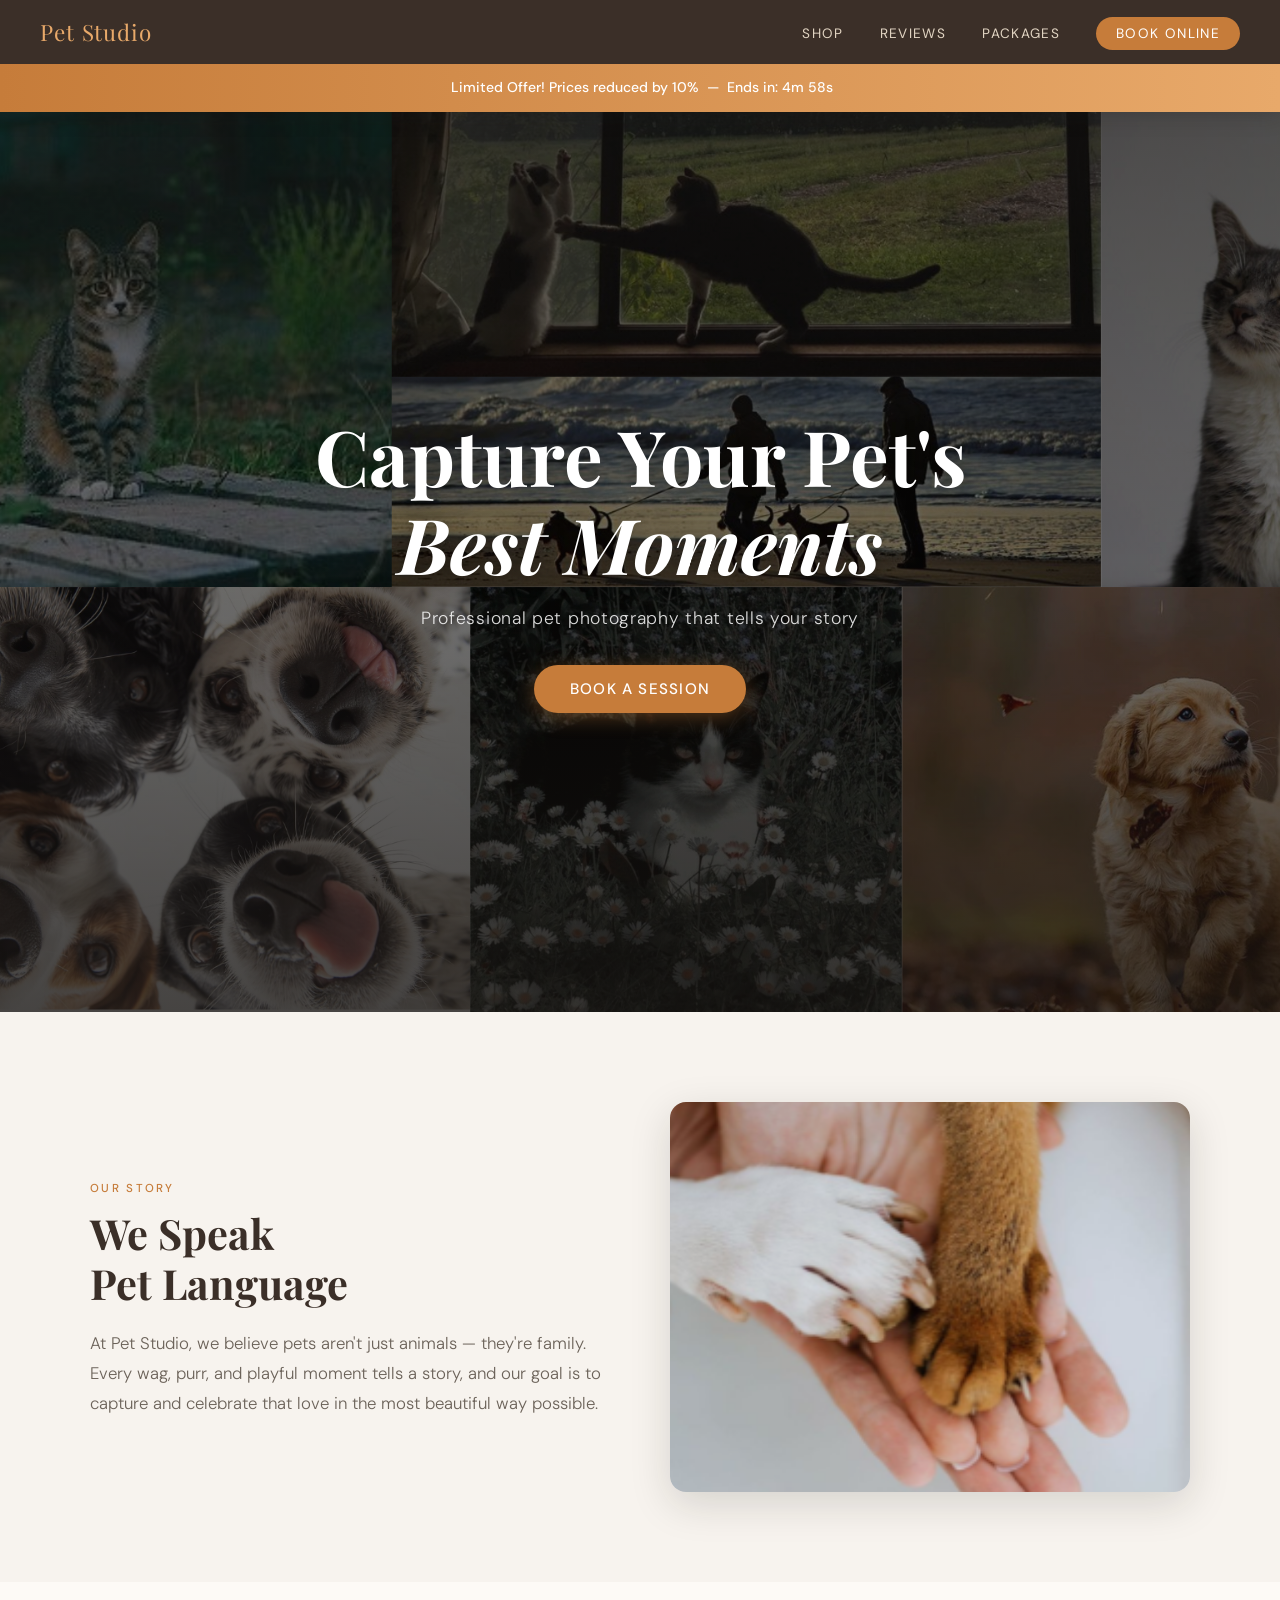
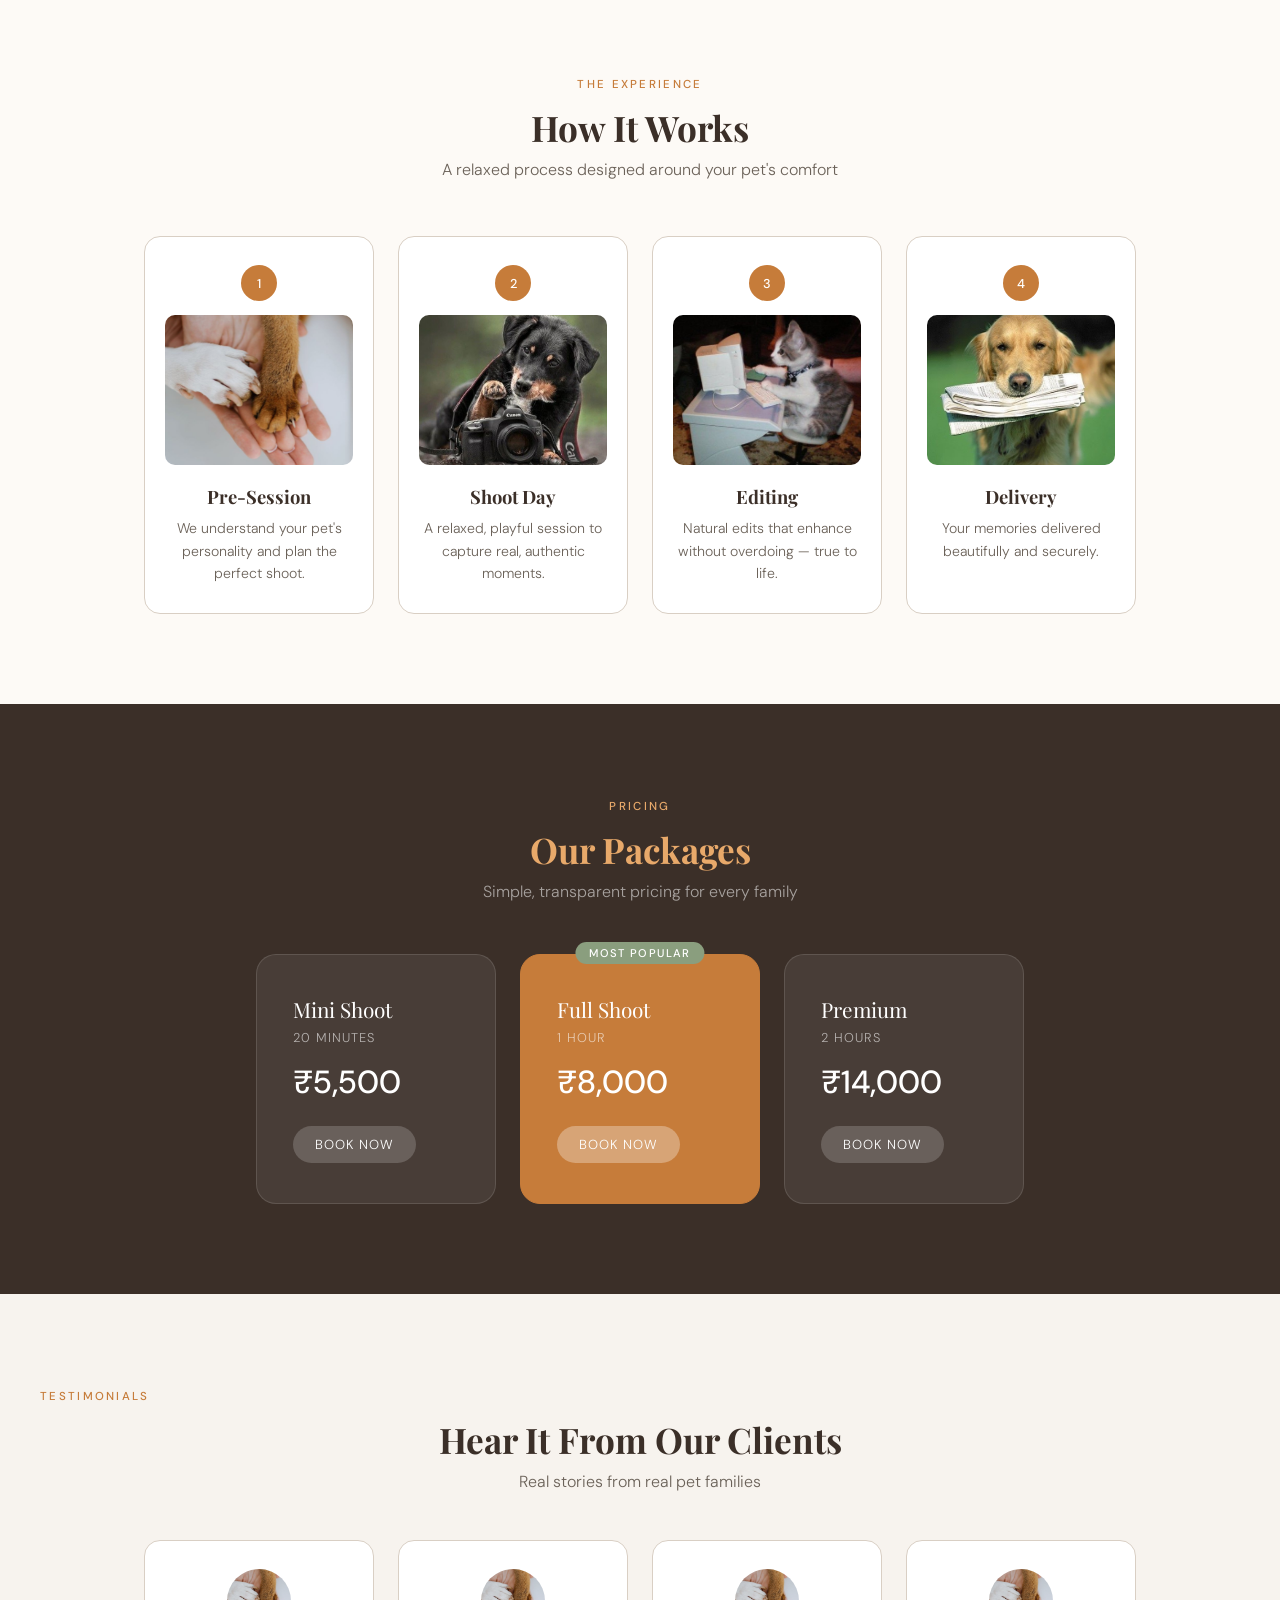
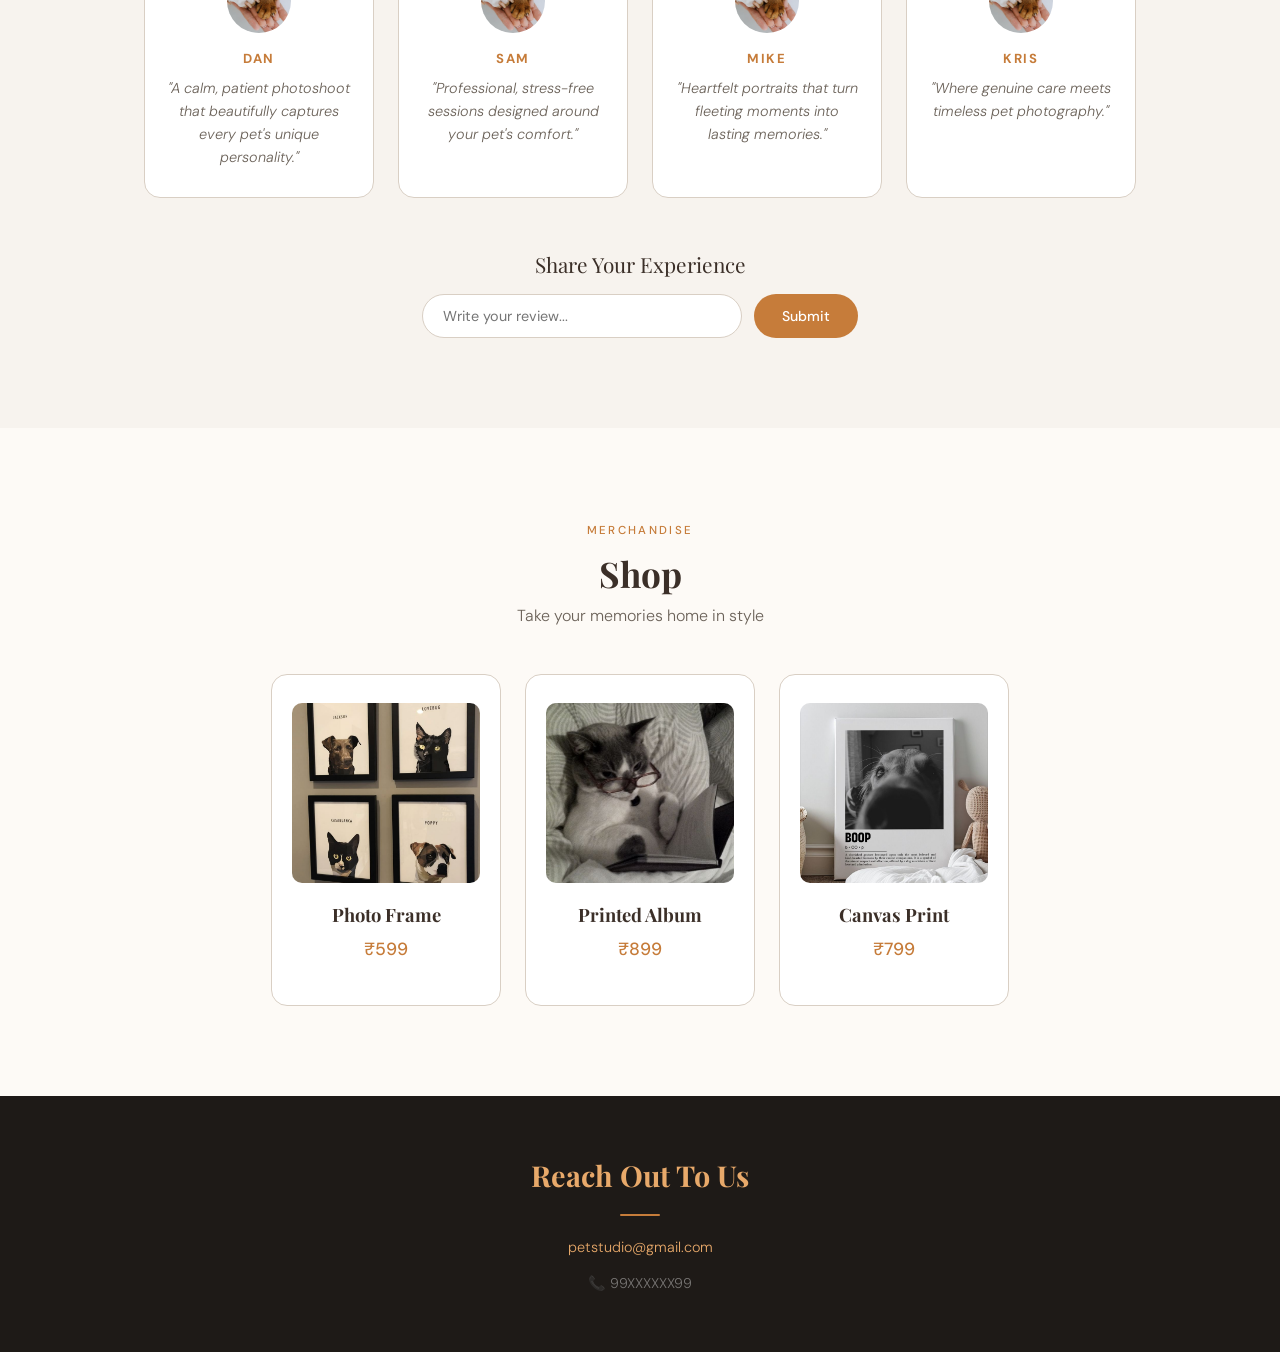
<file: index.html>
<!DOCTYPE HTML>
<head>
    <meta charset="UTF-8">
    <meta name="viewport" content="width=device-width, initial-scale=1.0">
    <title>Pet Studio</title>
    <link rel="stylesheet" href="style.css">
</head>
<body>
    <header>
        <div class="nav-inner">
            <a href="index.html" class="nav-logo">Pet Studio</a>
            <nav>
                <ul>
                    <li><a href="#shop">Shop</a></li>
                    <li><a href="#reviews">Reviews</a></li>
                    <li><a href="#Price">Packages</a></li>
                    <li class="nav-cta"><a href="book.html">Book Online</a></li>
                </ul>
            </nav>
        </div>
        <canvas id="offerCanvas" width="1000" height="48"></canvas>
    </header>

    <section class="hero" id="hero">
        <div class="hero-content">
            <h1>Capture Your Pet's<br><em>Best Moments</em></h1>
            <p class="hero-sub">Professional pet photography that tells your story</p>
            <a href="book.html" class="hero-btn">Book a Session</a>
        </div>
    </section>

    <section class="about">
        <div class="about-inner">
            <div class="about-text">
                <span class="section-label">Our Story</span>
                <h1>We Speak<br>Pet Language</h1>
                <p>At Pet Studio, we believe pets aren't just animals — they're family. Every wag, purr, and playful moment tells a story, and our goal is to capture and celebrate that love in the most beautiful way possible.</p>
            </div>
            <div class="about-image">
                <img src="images/pic1.png" alt="Pets collage">
            </div>
        </div>
    </section>

    <section class="process">
        <span class="section-label">The Experience</span>
        <h2>How It Works</h2>
        <p class="subtitle">A relaxed process designed around your pet's comfort</p>
        <div class="steps">
            <div class="step">
                <div class="step-num">1</div>
                <img src="images/pic1.png" alt="Pre Session">
                <h3>Pre-Session</h3>
                <p>We understand your pet's personality and plan the perfect shoot.</p>
            </div>
            <div class="step">
                <div class="step-num">2</div>
                <img src="images/pic2.jpeg" alt="Shoot Day">
                <h3>Shoot Day</h3>
                <p>A relaxed, playful session to capture real, authentic moments.</p>
            </div>
            <div class="step">
                <div class="step-num">3</div>
                <img src="images/pic3.jpeg" alt="Editing">
                <h3>Editing</h3>
                <p>Natural edits that enhance without overdoing — true to life.</p>
            </div>
            <div class="step">
                <div class="step-num">4</div>
                <img src="images/pic4.jpeg" alt="Delivery">
                <h3>Delivery</h3>
                <p>Your memories delivered beautifully and securely.</p>
            </div>
        </div>
    </section>

    <section class="Price" id="Price">
        <span class="section-label" style="color: var(--amber-light);">Pricing</span>
        <h2>Our Packages</h2>
        <p class="subtitle">Simple, transparent pricing for every family</p>
        <div class="pricing-grid">
            <div class="pricing-card">
                <div class="pkg-name">Mini Shoot</div>
                <div class="pkg-duration">20 minutes</div>
                <div class="pkg-price">&#8377;5,500</div>
                <a href="book.html" class="pkg-book">Book Now</a>
            </div>
            <div class="pricing-card featured">
                <div class="featured-badge">Most Popular</div>
                <div class="pkg-name">Full Shoot</div>
                <div class="pkg-duration">1 hour</div>
                <div class="pkg-price">&#8377;8,000</div>
                <a href="book.html" class="pkg-book">Book Now</a>
            </div>
            <div class="pricing-card">
                <div class="pkg-name">Premium</div>
                <div class="pkg-duration">2 hours</div>
                <div class="pkg-price">&#8377;14,000</div>
                <a href="book.html" class="pkg-book">Book Now</a>
            </div>
        </div>
        <table border="1" style="display:none">
            <tr><th>Package</th><th>Duration</th><th>Price</th></tr>
            <tr><td>Mini Shoot</td><td>20 min</td><td>&#8377;5,500</td></tr>
            <tr><td>Full Shoot</td><td>1 hr</td><td>&#8377;8,000</td></tr>
            <tr><td>Premium</td><td>2 hr</td><td>&#8377;14,000</td></tr>
        </table>
    </section>

    <section class="reviews" id="reviews">
        <span class="section-label">Testimonials</span>
        <h1>Hear It From Our Clients</h1>
        <p class="reviews-subtitle">Real stories from real pet families</p>
        <div class="steps">
            <div class="step">
                <img src="images/pic1.png" alt="review1">
                <h3>Dan</h3>
                <p>"A calm, patient photoshoot that beautifully captures every pet's unique personality."</p>
            </div>
            <div class="step">
                <img src="images/pic1.png" alt="review2">
                <h3>Sam</h3>
                <p>"Professional, stress-free sessions designed around your pet's comfort."</p>
            </div>
            <div class="step">
                <img src="images/pic1.png" alt="review3">
                <h3>Mike</h3>
                <p>"Heartfelt portraits that turn fleeting moments into lasting memories."</p>
            </div>
            <div class="step">
                <img src="images/pic1.png" alt="review4">
                <h3>Kris</h3>
                <p>"Where genuine care meets timeless pet photography."</p>
            </div>
        </div>
        <div class="giving_reviews" id="review_wnd">
            <p>Share Your Experience</p>
            <form>
                <input type="text" name="review" placeholder="Write your review..." required>
                <button type="submit">Submit</button>
            </form>
        </div>
    </section>

    <section id="shop">
        <span class="section-label">Merchandise</span>
        <h1>Shop</h1>
        <p class="subtitle">Take your memories home in style</p>
        <div class="steps">
            <div class="step">
                <img src="images/pic5.jpeg" alt="Photo Frame">
                <h3>Photo Frame</h3>
                <p class="price-tag">&#8377;599</p>
                <!-- <button onclick="addToCart('Photo Frame')">Add to Cart</button> -->
            </div>
            <div class="step">
                <img src="images/pic6.jpeg" alt="Printed Album">
                <h3>Printed Album</h3>
                <p class="price-tag">&#8377;899</p>
                <!-- <button onclick="addToCart('Printed Album')">Add to Cart</button> -->
            </div>
            <div class="step">
                <img src="images/pic7.jpeg" alt="Canvas Print">
                <h3>Canvas Print</h3>
                <p class="price-tag">&#8377;799</p>
                <!-- <button onclick="addToCart('Canvas Print')">Add to Cart</button> -->
            </div>
        </div>
    </section>

    <footer>
        <h1>Reach Out To Us</h1>
        <div class="footer-divider"></div>
        <a href="mailto:petstudio@gmail.com">petstudio@gmail.com</a>
        <p>&#128222; 99XXXXXX99</p>
    </footer>

    <script src="script.js"></script>
</body>
</html>
</file>
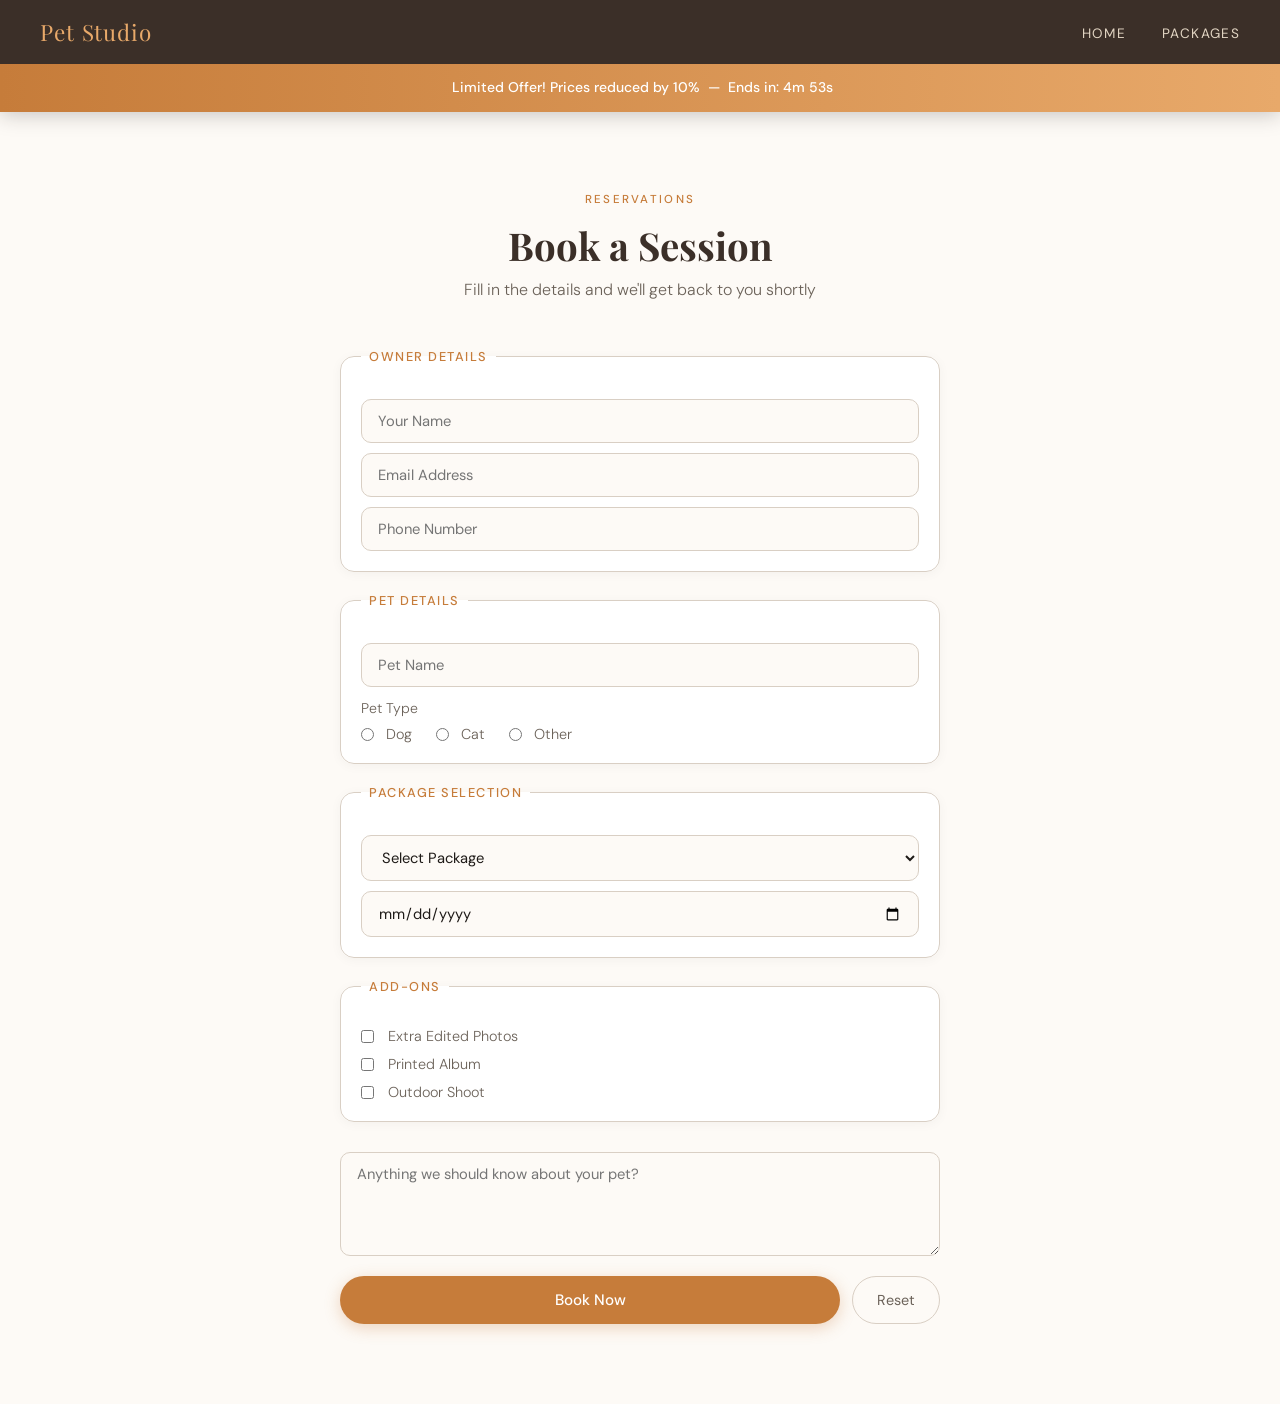
<file: book.html>
<!DOCTYPE html>
<html lang="en">
<head>
    <meta charset="UTF-8">
    <meta name="viewport" content="width=device-width, initial-scale=1.0">
    <title>Book a Session | Pet Studio</title>
    <link rel="stylesheet" href="style.css">
</head>
<body>

<header>
    <div class="nav-inner">
        <a href="index.html" class="nav-logo">Pet Studio</a>
        <nav>
            <ul>
                <li><a href="./index.html">Home</a></li>
                <li><a href="./index.html#Price">Packages</a></li>
            </ul>
        </nav>
    </div>
    <canvas id="offerCanvas" width="1000" height="48"></canvas>
</header>

<section class="book" id="book">
    <span class="section-label" style="display:block; text-align:center;">Reservations</span>
    <h2>Book a Session</h2>
    <p>Fill in the details and we'll get back to you shortly</p>

    <form class="booking-form" id="bookingForm">

        <fieldset>
            <legend>Owner Details</legend>
            <input type="text" name="name" placeholder="Your Name" required>
            <input type="email" name="email" placeholder="Email Address" required>
            <input type="tel" name="phone" placeholder="Phone Number" required>
        </fieldset>

        <fieldset>
            <legend>Pet Details</legend>
            <input type="text" name="petName" placeholder="Pet Name">
            <p style="margin-top: 12px; font-size: 0.88rem; color: var(--mid-gray);">Pet Type</p>
            <div style="display: flex; gap: 24px; margin-top: 8px; flex-wrap: wrap;">
                <label style="font-size: 0.9rem; color: var(--mid-gray); display:flex; align-items:center; gap:6px; cursor:pointer;">
                    <input type="radio" name="petType" value="Dog"> Dog
                </label>
                <label style="font-size: 0.9rem; color: var(--mid-gray); display:flex; align-items:center; gap:6px; cursor:pointer;">
                    <input type="radio" name="petType" value="Cat"> Cat
                </label>
                <label style="font-size: 0.9rem; color: var(--mid-gray); display:flex; align-items:center; gap:6px; cursor:pointer;">
                    <input type="radio" name="petType" value="Other"> Other
                </label>
            </div>
        </fieldset>

        <fieldset>
            <legend>Package Selection</legend>
            <select name="package" required>
                <option value="">Select Package</option>
                <option value="Mini">Mini Shoot &mdash; &#8377;5,500</option>
                <option value="Full">Full Shoot &mdash; &#8377;8,000</option>
                <option value="Premium">Premium &mdash; &#8377;14,000</option>
            </select>
            <input type="date" name="date" required>
        </fieldset>

        <fieldset>
            <legend>Add-ons</legend>
            <div style="display: flex; flex-direction: column; gap: 10px; margin-top: 8px;">
                <label style="font-size: 0.9rem; color: var(--mid-gray); display:flex; align-items:center; gap:8px; cursor:pointer;">
                    <input type="checkbox" name="addons" value="photos"> Extra Edited Photos
                </label>
                <label style="font-size: 0.9rem; color: var(--mid-gray); display:flex; align-items:center; gap:8px; cursor:pointer;">
                    <input type="checkbox" name="addons" value="album"> Printed Album
                </label>
                <label style="font-size: 0.9rem; color: var(--mid-gray); display:flex; align-items:center; gap:8px; cursor:pointer;">
                    <input type="checkbox" name="addons" value="outdoor"> Outdoor Shoot
                </label>
            </div>
        </fieldset>

        <textarea name="notes" placeholder="Anything we should know about your pet?" rows="4"></textarea>

        <div class="form-buttons">
            <button type="submit" class="btn-submit">Book Now</button>
            <button type="reset" class="btn-reset">Reset</button>
        </div>

    </form>
</section>

<script src="script.js"></script>
</body>
</html>
</file>
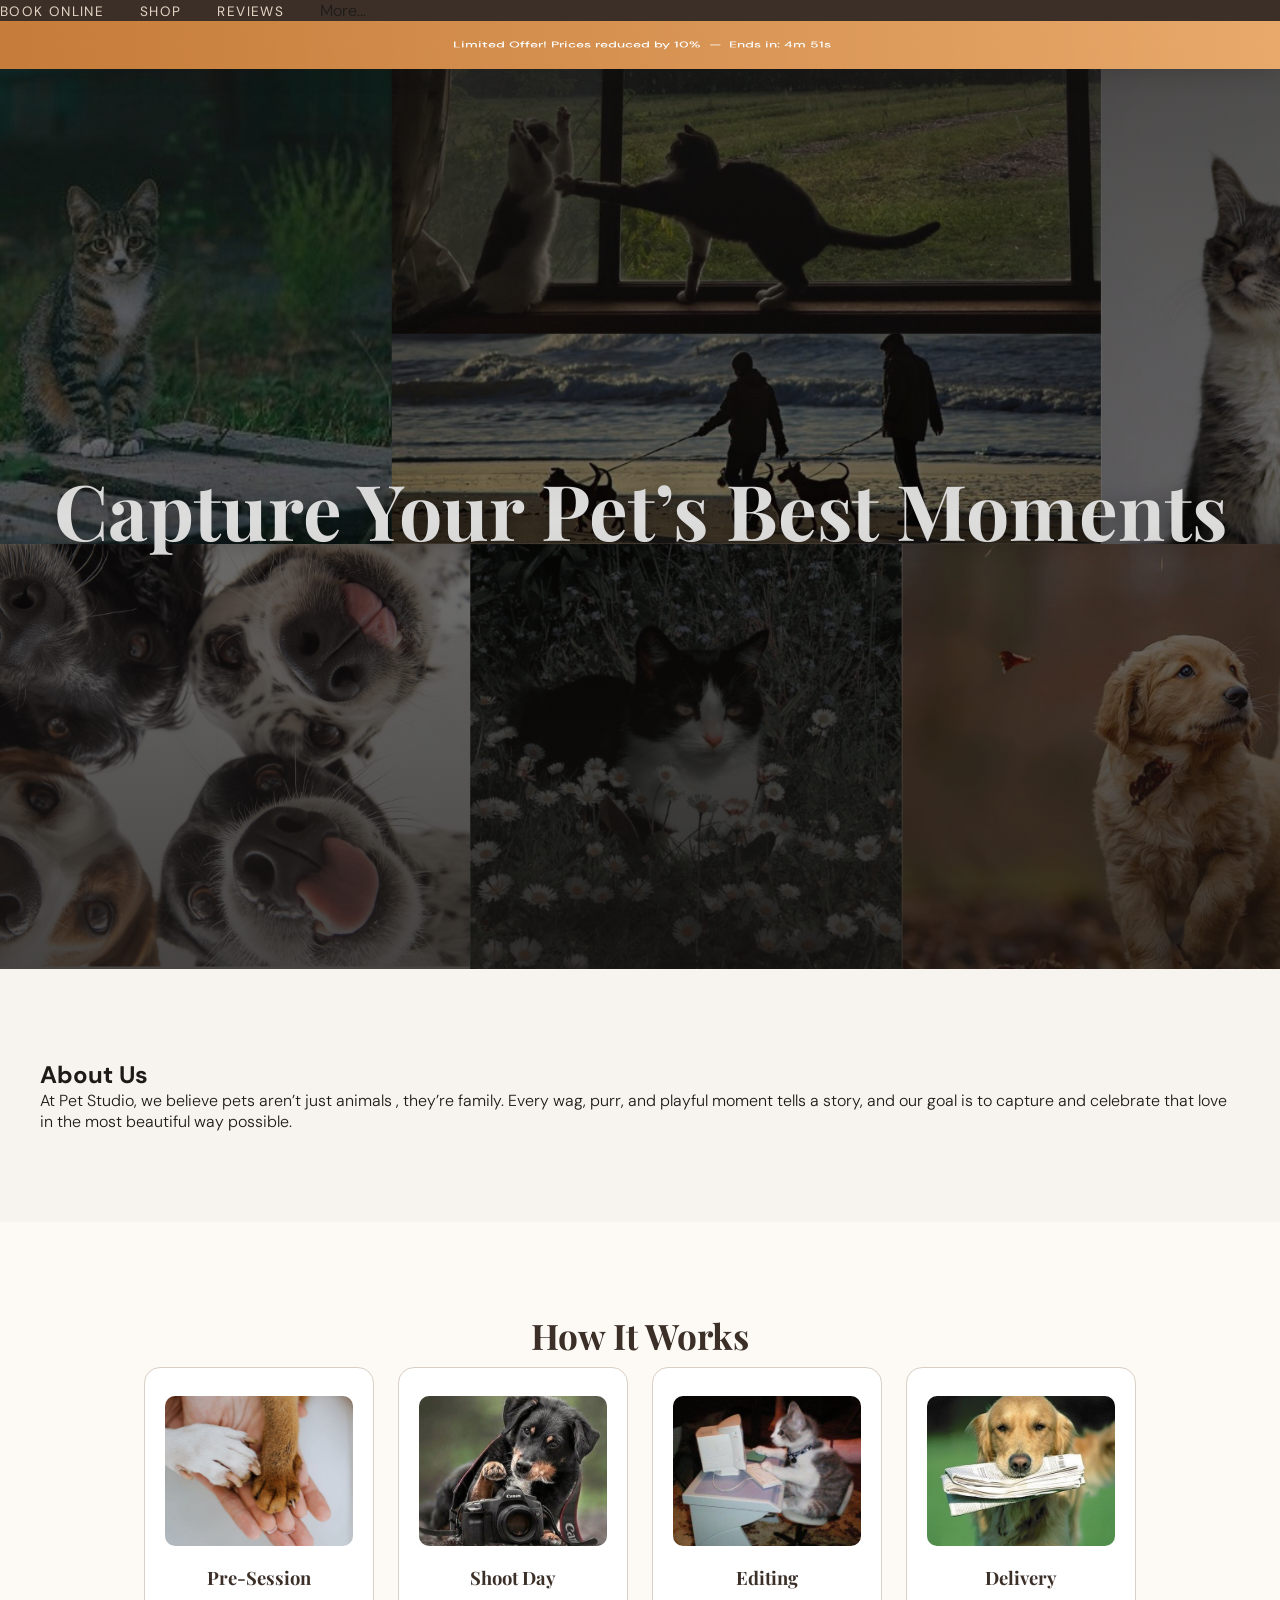
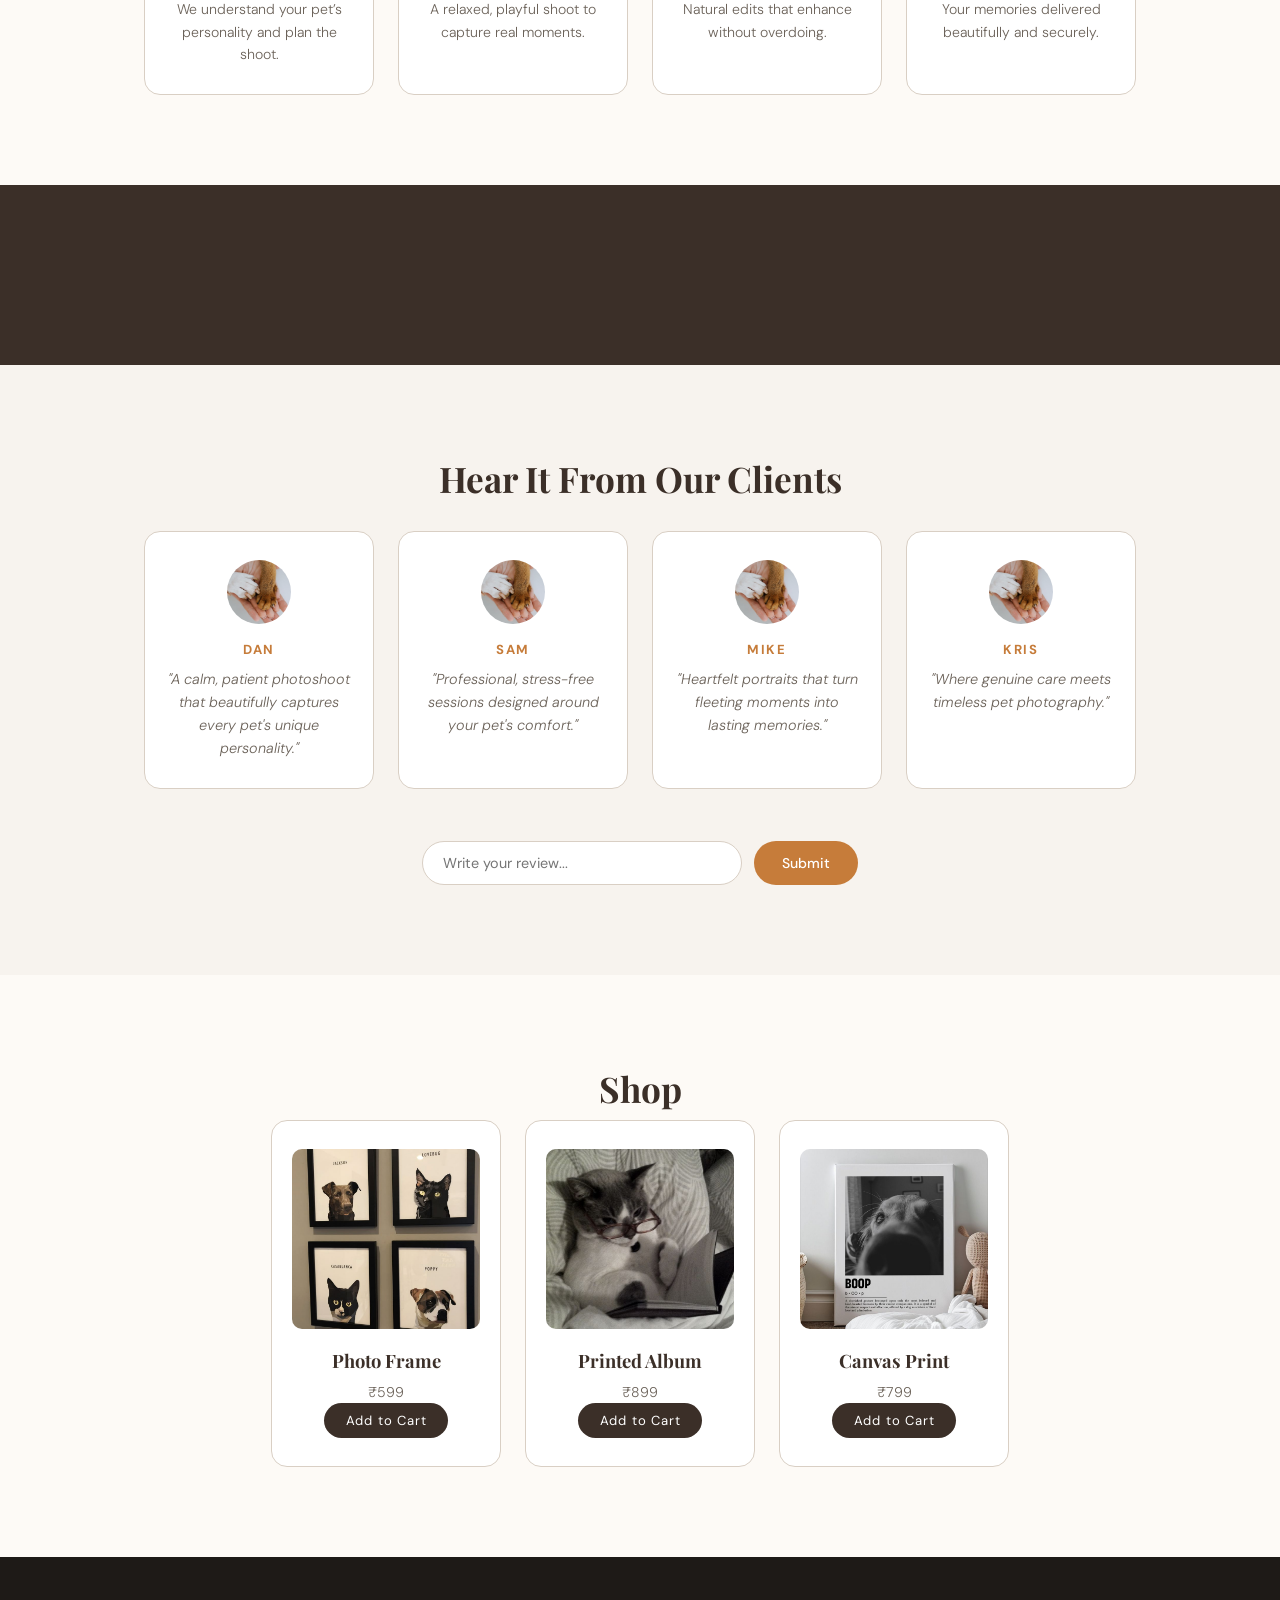
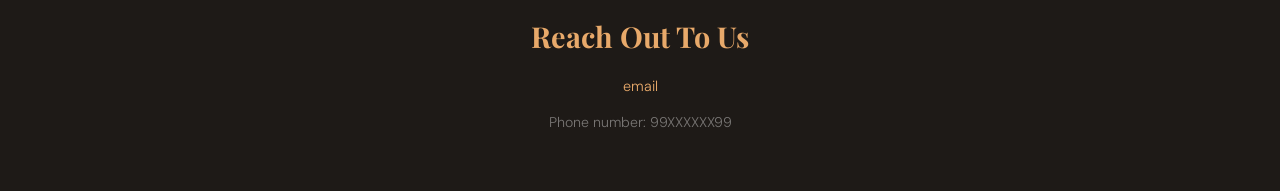
<file: main.html>
<!DOCTYPE HTML>
<head>
    <meta charset="UTF-8">
    <meta name="viewport" content="width=device-width, initial-scale=1.0">
    <title>Pet Studio</title>
    <link rel="stylesheet" href="style.css">
</head>
<script src="script.js"></script>
<body>
    <header>
        <nav>
            <ul>
                <li><a href="book.html">Book Online</a></li>
                <li><a href="#shop">Shop</a></li>
                <li><a href="main.html#reviews">Reviews</a></li>
                <li>More...</li>
            </ul>
        </nav>

        <!-- Canvas Banner -->
        <canvas id="offerCanvas" width="1000" height="80"></canvas>

    </header>

    <section class="hero" id="hero">
        <h1>Capture Your Pet’s Best Moments</h1>
    </section>

    <section class="about">
        <h1>About Us</h1>
        <p>At Pet Studio, we believe pets aren’t just animals , they’re family. Every wag, purr, and playful moment tells a story, and our goal is to capture and celebrate that love in the most beautiful way possible.
        </p>
    </section>

    <section class="process">
    <h2>How It Works</h2>

    <div class="steps">
        <div class="step">
            <img src="images/pic1.png" alt="Pre Session">
            <h3>Pre-Session</h3>
            <p>We understand your pet’s personality and plan the shoot.</p>
        </div>

        <div class="step">
            <img src="images/pic2.jpeg" alt="Shoot Day">
            <h3>Shoot Day</h3>
            <p>A relaxed, playful shoot to capture real moments.</p>
        </div>

        <div class="step">
            <img src="images/pic3.jpeg" alt="Editing">
            <h3>Editing</h3>
            <p>Natural edits that enhance without overdoing.</p>
        </div>

        <div class="step">
            <img src="images/pic4.jpeg" alt="Delivery">
            <h3>Delivery</h3>
            <p>Your memories delivered beautifully and securely.</p>
        </div>
    </div>
</section>

    <section class="Price" id="Price">
    <table border="1">
        <tr>
            <th>Package</th>
            <th>Duration</th>
            <th>Price</th>
        </tr>
        <tr>
            <td>Mini Shoot</td>
            <td>20 min</td>
            <td>₹5,500</td>
        </tr>
        <tr>
            <td>Full Shoot</td>
            <td>1 hr</td>
            <td>₹8,000</td>
        </tr>
        <tr>
            <td>Premium</td>
            <td>2 hr</td>
            <td>₹14,000</td>
        </tr>
    </table>
</section>

<section class="reviews" id="reviews">
    <h1 style="text-align: center;">Hear It From Our Clients</h1>
    <br>
    <div class="steps">
        <div class="step">
            <img src="images/pic1.png" alt="review1">
            <h3>DAN</h3>
            <p>"A calm, patient photoshoot that beautifully captures every pet's unique personality."</p>
        </div>
        <div class="step">
            <img src="images/pic1.png" alt="review2">
            <h3>SAM</h3>
            <p>"Professional, stress-free sessions designed around your pet's comfort."</p>
        </div>
        <div class="step">
            <img src="images/pic1.png" alt="review3">
            <h3>MIKE</h3>
            <p>"Heartfelt portraits that turn fleeting moments into lasting memories."</p>
        </div>
        <div class="step">
            <img src="images/pic1.png" alt="review4">
            <h3>KRIS</h3>
            <p>"Where genuine care meets timeless pet photography."</p>
        </div>
    </div>

    <div class="giving_reviews" id="review_wnd">
        <form>
            <input type="text" name="review" placeholder="Write your review..." required>
            <button type="submit">Submit</button>
        </form>
    </div>
</section>

<!-- SHOP SECTION -->
<section id="shop">
    <h1>Shop</h1>

    <div class="steps">

        <div class="step">
            <img src="images/pic5.jpeg">
            <h3>Photo Frame</h3>
            <p>₹599</p>
            <button onclick="addToCart('Photo Frame')">Add to Cart</button>
        </div>

        <div class="step">
            <img src="images/pic6.jpeg">
            <h3>Printed Album</h3>
            <p>₹899</p>
            <button onclick="addToCart('Printed Album')">Add to Cart</button>
        </div>

        <div class="step">
            <img src="images/pic7.jpeg">
            <h3>Canvas Print</h3>
            <p>₹799</p>
            <button onclick="addToCart('Canvas Print')">Add to Cart</button>
        </div>

    </div>
</section>

<footer>
    <h1>Reach Out To Us</h1>
    <a href="mailto:petstudio@gmail.com">email</a>
    <p>Phone number: 99XXXXXX99</p>
</footer>

</body>
</html>
</file>
<file: style.css>
@import url('https://fonts.googleapis.com/css2?family=Playfair+Display:ital,wght@0,400;0,700;1,400&family=DM+Sans:wght@300;400;500&display=swap');

:root {
    --cream: #f7f3ee;
    --warm-white: #fdfaf6;
    --charcoal: #1e1a17;
    --bark: #3b2f28;
    --amber: #c67c3a;
    --amber-light: #e8a96a;
    --sage: #8a9e7e;
    --dusty-rose: #d4a0a0;
    --sand: #e2d5c3;
    --mid-gray: #6b6259;
    --border: #d9cfc4;
}

html {
    scroll-padding-top: 90px;
    scroll-behavior: smooth;
}

* {
    margin: 0;
    padding: 0;
    box-sizing: border-box;
}

body {
    background: var(--warm-white);
    color: var(--charcoal);
    font-family: 'DM Sans', sans-serif;
    font-weight: 300;
}

/* ========== HEADER ========== */
header {
    background: var(--bark);
    position: sticky;
    top: 0;
    z-index: 1000;
    box-shadow: 0 2px 20px rgba(30,26,23,0.25);
}

.nav-inner {
    display: flex;
    align-items: center;
    justify-content: space-between;
    padding: 0 40px;
    height: 64px;
}

.nav-logo {
    font-family: 'Playfair Display', serif;
    font-size: 1.4rem;
    color: var(--amber-light);
    letter-spacing: 0.04em;
    text-decoration: none;
}

nav ul {
    display: flex;
    gap: 36px;
    list-style: none;
}

nav ul li a {
    color: var(--sand);
    text-decoration: none;
    font-size: 0.85rem;
    font-weight: 400;
    letter-spacing: 0.1em;
    text-transform: uppercase;
    transition: color 0.25s;
}

nav ul li a:hover {
    color: var(--amber-light);
}

nav ul li.nav-cta a {
    background: var(--amber);
    color: white;
    padding: 8px 20px;
    border-radius: 40px;
    transition: background 0.25s, transform 0.2s;
}

nav ul li.nav-cta a:hover {
    background: var(--amber-light);
    transform: translateY(-1px);
}

/* ========== CANVAS BANNER ========== */
#offerCanvas {
    display: block;
    width: 100%;
    height: 48px;
    border-radius: 0;
}

/* ========== HERO ========== */
.hero {
    min-height: 100vh;
    background: url("images/Background_pic.png") no-repeat center / cover;
    display: flex;
    flex-direction: column;
    justify-content: center;
    align-items: center;
    position: relative;
    text-align: center;
    padding: 40px;
}

.hero::before {
    content: '';
    position: absolute;
    inset: 0;
    background: linear-gradient(to bottom, rgba(30,26,23,0.45) 0%, rgba(30,26,23,0.15) 50%, rgba(30,26,23,0.6) 100%);
}

.hero-content {
    position: relative;
    z-index: 1;
}

.hero h1 {
    font-family: 'Playfair Display', serif;
    font-size: clamp(2.4rem, 6vw, 5rem);
    font-weight: 700;
    color: #fff;
    line-height: 1.15;
    text-shadow: 0 2px 20px rgba(0,0,0,0.4);
    margin-bottom: 20px;
}

.hero-sub {
    font-size: 1.1rem;
    color: rgba(255,255,255,0.85);
    margin-bottom: 36px;
    font-weight: 300;
    letter-spacing: 0.04em;
}

.hero-btn {
    display: inline-block;
    background: var(--amber);
    color: white;
    padding: 14px 36px;
    border-radius: 40px;
    text-decoration: none;
    font-size: 0.95rem;
    font-weight: 500;
    letter-spacing: 0.08em;
    text-transform: uppercase;
    transition: background 0.25s, transform 0.2s, box-shadow 0.2s;
    box-shadow: 0 4px 20px rgba(198,124,58,0.4);
}

.hero-btn:hover {
    background: var(--amber-light);
    transform: translateY(-2px);
    box-shadow: 0 6px 24px rgba(198,124,58,0.5);
}

/* ========== SECTION BASE ========== */
section {
    padding: 90px 40px;
}

.section-label {
    display: inline-block;
    font-size: 0.72rem;
    letter-spacing: 0.2em;
    text-transform: uppercase;
    color: var(--amber);
    font-weight: 500;
    margin-bottom: 12px;
}

/* ========== ABOUT ========== */
.about {
    background: var(--cream);
    padding: 90px 40px;
}

.about-inner {
    display: grid;
    grid-template-columns: 1fr 1fr;
    gap: 60px;
    align-items: center;
    max-width: 1100px;
    margin: 0 auto;
}

.about-text h1 {
    font-family: 'Playfair Display', serif;
    font-size: 2.6rem;
    line-height: 1.2;
    margin-bottom: 20px;
    color: var(--bark);
}

.about-text p {
    font-size: 1.05rem;
    line-height: 1.8;
    color: var(--mid-gray);
}

.about-image {
    border-radius: 16px;
    overflow: hidden;
    aspect-ratio: 4/3;
    box-shadow: 0 12px 40px rgba(30,26,23,0.15);
}

.about-image img {
    width: 100%;
    height: 100%;
    object-fit: cover;
}

/* ========== PROCESS ========== */
.process {
    background: var(--warm-white);
    text-align: center;
}

.process h2 {
    font-family: 'Playfair Display', serif;
    font-size: 2.2rem;
    color: var(--bark);
    margin-bottom: 8px;
}

.process .subtitle {
    color: var(--mid-gray);
    margin-bottom: 56px;
    font-size: 1rem;
}

.steps {
    display: flex;
    flex-wrap: wrap;
    justify-content: center;
    gap: 24px;
    max-width: 1100px;
    margin: 0 auto;
}

.step {
    width: 230px;
    padding: 28px 20px;
    border: 1px solid var(--border);
    border-radius: 16px;
    background: #fff;
    transition: transform 0.3s, box-shadow 0.3s, border-color 0.3s;
    cursor: default;
    text-align: center;
}

.step:hover {
    transform: translateY(-6px) !important;
    box-shadow: 0 16px 40px rgba(30,26,23,0.12) !important;
    border-color: var(--amber-light) !important;
    background-color: #fff !important;
}

.step-num {
    display: inline-flex;
    align-items: center;
    justify-content: center;
    width: 36px;
    height: 36px;
    border-radius: 50%;
    background: var(--amber);
    color: white;
    font-size: 0.8rem;
    font-weight: 500;
    margin: 0 auto 14px;
}

.step img {
    width: 100%;
    height: 150px;
    object-fit: cover;
    border-radius: 10px;
    margin-bottom: 14px;
}

.step h3 {
    font-family: 'Playfair Display', serif;
    font-size: 1.15rem;
    color: var(--bark);
    margin-bottom: 8px;
}

.step p {
    font-size: 0.88rem;
    color: var(--mid-gray);
    line-height: 1.6;
}

/* ========== PRICING ========== */
.Price {
    background: var(--bark);
    color: white;
    text-align: center;
}

.Price h2 {
    font-family: 'Playfair Display', serif;
    font-size: 2.2rem;
    color: var(--amber-light);
    margin-bottom: 8px;
}

.Price .subtitle {
    color: rgba(255,255,255,0.55);
    margin-bottom: 52px;
}

.pricing-grid {
    display: flex;
    justify-content: center;
    gap: 24px;
    flex-wrap: wrap;
    max-width: 900px;
    margin: 0 auto;
}

.pricing-card {
    background: rgba(255,255,255,0.07);
    border: 1px solid rgba(255,255,255,0.12);
    border-radius: 20px;
    padding: 40px 36px;
    width: 240px;
    text-align: left;
    transition: background 0.3s, transform 0.3s, border-color 0.3s;
    position: relative;
}

.pricing-card:hover {
    background: rgba(255,255,255,0.12);
    transform: translateY(-4px);
    border-color: var(--amber-light);
}

.pricing-card.featured {
    background: var(--amber);
    border-color: var(--amber);
}

.pricing-card.featured:hover {
    background: #d4893f;
    border-color: #d4893f;
}

.featured-badge {
    position: absolute;
    top: -13px;
    left: 50%;
    transform: translateX(-50%);
    background: var(--sage);
    color: white;
    font-size: 0.7rem;
    letter-spacing: 0.12em;
    text-transform: uppercase;
    padding: 4px 14px;
    border-radius: 20px;
    font-weight: 500;
    white-space: nowrap;
}

.pricing-card .pkg-name {
    font-family: 'Playfair Display', serif;
    font-size: 1.3rem;
    margin-bottom: 6px;
    color: white;
}

.pricing-card .pkg-duration {
    font-size: 0.8rem;
    color: rgba(255,255,255,0.6);
    margin-bottom: 20px;
    letter-spacing: 0.08em;
    text-transform: uppercase;
}

.pricing-card .pkg-price {
    font-size: 2rem;
    font-weight: 500;
    color: white;
    line-height: 1;
}

.pricing-card .pkg-book {
    display: inline-block;
    margin-top: 28px;
    background: rgba(255,255,255,0.18);
    color: white;
    padding: 10px 22px;
    border-radius: 30px;
    text-decoration: none;
    font-size: 0.82rem;
    letter-spacing: 0.08em;
    text-transform: uppercase;
    transition: background 0.25s;
}

.pricing-card:hover .pkg-book,
.pricing-card.featured .pkg-book {
    background: rgba(255,255,255,0.3);
}

/* Hide old table */
table { display: none; }

/* ========== REVIEWS ========== */
.reviews {
    background: var(--cream);
}

.reviews > h1 {
    font-family: 'Playfair Display', serif;
    font-size: 2.2rem;
    color: var(--bark);
    text-align: center;
    margin-bottom: 8px;
}

.reviews-subtitle {
    text-align: center;
    color: var(--mid-gray);
    margin-bottom: 48px;
}

.reviews .step {
    background: #fff;
    text-align: center;
}

.reviews .step img {
    width: 64px;
    height: 64px;
    object-fit: cover;
    border-radius: 50%;
    margin-bottom: 12px;
}

.reviews .step h3 {
    font-size: 0.82rem;
    letter-spacing: 0.12em;
    text-transform: uppercase;
    color: var(--amber);
    font-family: 'DM Sans', sans-serif;
    margin-bottom: 10px;
}

.reviews .step p {
    font-style: italic;
    color: var(--mid-gray);
    font-size: 0.9rem;
}

.giving_reviews {
    margin-top: 52px;
    text-align: center;
}

.giving_reviews > p {
    font-family: 'Playfair Display', serif;
    font-size: 1.3rem;
    color: var(--bark);
    margin-bottom: 16px;
}

.giving_reviews form {
    display: flex;
    justify-content: center;
    gap: 12px;
    flex-wrap: wrap;
}

.giving_reviews input {
    padding: 12px 20px;
    width: 320px;
    border: 1px solid var(--border);
    border-radius: 40px;
    background: #fff;
    font-family: 'DM Sans', sans-serif;
    font-size: 0.9rem;
    color: var(--charcoal);
    outline: none;
    transition: border-color 0.25s, box-shadow 0.25s;
}

.giving_reviews input:focus {
    border-color: var(--amber);
    box-shadow: 0 0 0 3px rgba(198,124,58,0.12);
}

.giving_reviews button {
    padding: 12px 28px;
    background: var(--amber);
    color: white;
    border: none;
    border-radius: 40px;
    font-family: 'DM Sans', sans-serif;
    font-size: 0.88rem;
    font-weight: 500;
    cursor: pointer;
    transition: background 0.25s, transform 0.2s;
}

.giving_reviews button:hover {
    background: var(--amber-light);
    transform: translateY(-1px);
}

/* ========== SHOP ========== */
#shop {
    background: var(--warm-white);
    text-align: center;
}

#shop h1 {
    font-family: 'Playfair Display', serif;
    font-size: 2.2rem;
    color: var(--bark);
    margin-bottom: 8px;
}

#shop .subtitle {
    color: var(--mid-gray);
    margin-bottom: 48px;
}

#shop .step img {
    height: 180px;
    object-fit: cover;
}

#shop .step h3 {
    color: var(--bark);
}

#shop .step .price-tag {
    font-size: 1.1rem;
    font-weight: 500;
    color: var(--amber);
    margin: 8px 0 14px;
}

#shop .step button {
    background: var(--bark);
    color: white;
    padding: 9px 22px;
    border: none;
    border-radius: 30px;
    font-family: 'DM Sans', sans-serif;
    font-size: 0.82rem;
    letter-spacing: 0.06em;
    cursor: pointer;
    transition: background 0.25s, transform 0.2s;
}

#shop .step button:hover {
    background: var(--amber);
    transform: translateY(-1px);
}

/* ========== FOOTER ========== */
footer {
    background: var(--charcoal);
    color: var(--sand);
    padding: 60px 40px;
    text-align: center;
}

footer h1 {
    font-family: 'Playfair Display', serif;
    font-size: 1.8rem;
    color: var(--amber-light);
    margin-bottom: 20px;
}

.footer-divider {
    width: 40px;
    height: 2px;
    background: var(--amber);
    margin: 0 auto 20px;
    border-radius: 2px;
}

footer a {
    color: var(--amber-light);
    text-decoration: none;
    font-size: 0.9rem;
    display: inline-block;
    margin-bottom: 10px;
    transition: color 0.25s;
}

footer a:hover {
    color: white;
}

footer p {
    font-size: 0.88rem;
    color: rgba(255,255,255,0.4);
    margin-top: 8px;
}

/* ========== BOOKING PAGE ========== */
.book {
    max-width: 680px;
    margin: 0 auto;
    padding: 80px 40px;
}

.book h2 {
    font-family: 'Playfair Display', serif;
    font-size: 2.4rem;
    color: var(--bark);
    text-align: center;
    margin-bottom: 8px;
}

.book > p {
    text-align: center;
    color: var(--mid-gray);
    margin-bottom: 48px;
}

.booking-form {
    display: flex;
    flex-direction: column;
    gap: 20px;
    width: 100%;
    margin: auto;
}

fieldset {
    border: 1px solid var(--border);
    padding: 24px 20px 20px;
    border-radius: 14px;
    background: #fff;
    box-shadow: 0 2px 12px rgba(30,26,23,0.04);
}

legend {
    font-weight: 500;
    font-size: 0.8rem;
    letter-spacing: 0.12em;
    text-transform: uppercase;
    color: var(--amber);
    padding: 0 8px;
}

.booking-form input[type="text"],
.booking-form input[type="email"],
.booking-form input[type="tel"],
.booking-form input[type="date"],
.booking-form select,
.booking-form textarea {
    width: 100%;
    padding: 11px 16px;
    border: 1px solid var(--border);
    border-radius: 10px;
    background: var(--warm-white);
    font-family: 'DM Sans', sans-serif;
    font-size: 0.92rem;
    color: var(--charcoal);
    margin-top: 10px;
    outline: none;
    transition: border-color 0.25s, box-shadow 0.25s, background 0.25s;
}

.booking-form input:focus,
.booking-form select:focus,
.booking-form textarea:focus {
    border-color: var(--amber);
    box-shadow: 0 0 0 3px rgba(198,124,58,0.12);
    background: #fff;
}

.booking-form input[type="radio"],
.booking-form input[type="checkbox"] {
    width: auto;
    accent-color: var(--amber);
    margin-right: 6px;
    margin-top: 0;
}

.booking-form textarea {
    resize: vertical;
    min-height: 100px;
}

.form-buttons {
    display: flex;
    gap: 12px;
}

.btn-submit {
    flex: 1;
    padding: 14px;
    background: var(--amber);
    color: white;
    border: none;
    border-radius: 40px;
    font-family: 'DM Sans', sans-serif;
    font-size: 0.95rem;
    font-weight: 500;
    cursor: pointer;
    transition: background 0.25s, transform 0.2s, box-shadow 0.2s;
    box-shadow: 0 4px 16px rgba(198,124,58,0.3);
}

.btn-submit:hover {
    background: var(--amber-light);
    transform: translateY(-2px);
    box-shadow: 0 6px 20px rgba(198,124,58,0.4);
}

.btn-reset {
    padding: 14px 24px;
    background: transparent;
    color: var(--mid-gray);
    border: 1px solid var(--border);
    border-radius: 40px;
    font-family: 'DM Sans', sans-serif;
    font-size: 0.9rem;
    cursor: pointer;
    transition: border-color 0.25s, color 0.25s;
}

.btn-reset:hover {
    border-color: var(--bark);
    color: var(--bark);
    background: transparent;
}

/* ========== DELETE BUTTON ========== */
.delete-btn {
    margin-top: 10px;
    padding: 6px 14px;
    background: transparent;
    color: var(--dusty-rose);
    border: 1px solid var(--dusty-rose);
    border-radius: 20px;
    font-size: 0.78rem;
    cursor: pointer;
    transition: background 0.25s, color 0.25s;
}

.delete-btn:hover {
    background: var(--dusty-rose);
    color: white;
}

/* ========== RESPONSIVE ========== */
@media (max-width: 768px) {
    .about-inner {
        grid-template-columns: 1fr;
    }

    .nav-logo { display: none; }

    .nav-inner { padding: 0 20px; }

    nav ul { gap: 16px; }

    .hero h1 { font-size: 2rem; }

    section { padding: 60px 20px; }

    .pricing-card {
        width: 100%;
        max-width: 300px;
    }
}

/* ========== RECEIPT MODAL ========== */
.receipt-overlay {
    position: fixed;
    inset: 0;
    background: rgba(30, 26, 23, 0.65);
    backdrop-filter: blur(4px);
    z-index: 9999;
    display: flex;
    align-items: center;
    justify-content: center;
    padding: 20px;
    animation: fadeIn 0.25s ease;
}

@keyframes fadeIn {
    from { opacity: 0; }
    to   { opacity: 1; }
}

.receipt-modal {
    background: var(--warm-white);
    border-radius: 20px;
    padding: 40px 36px;
    width: 100%;
    max-width: 480px;
    max-height: 90vh;
    overflow-y: auto;
    box-shadow: 0 24px 80px rgba(30,26,23,0.3);
    animation: slideUp 0.3s ease;
}

@keyframes slideUp {
    from { transform: translateY(24px); opacity: 0; }
    to   { transform: translateY(0);    opacity: 1; }
}

.receipt-header {
    text-align: center;
    margin-bottom: 28px;
    padding-bottom: 24px;
    border-bottom: 1px dashed var(--border);
}

.receipt-paw {
    font-size: 2rem;
    margin-bottom: 10px;
}

.receipt-header h2 {
    font-family: 'Playfair Display', serif;
    font-size: 1.7rem;
    color: var(--bark);
    margin-bottom: 6px;
}

.receipt-sub {
    font-size: 0.9rem;
    color: var(--mid-gray);
    margin-bottom: 12px;
}

.receipt-ref {
    display: inline-block;
    background: var(--amber);
    color: white;
    font-size: 0.72rem;
    letter-spacing: 0.15em;
    text-transform: uppercase;
    padding: 4px 14px;
    border-radius: 20px;
    font-weight: 500;
}

.receipt-section-label {
    font-size: 0.68rem;
    letter-spacing: 0.18em;
    text-transform: uppercase;
    color: var(--amber);
    font-weight: 500;
    margin: 20px 0 8px;
}

.receipt-grid {
    background: #fff;
    border: 1px solid var(--border);
    border-radius: 12px;
    overflow: hidden;
}

.receipt-row {
    display: flex;
    justify-content: space-between;
    align-items: center;
    padding: 10px 16px;
    font-size: 0.88rem;
    color: var(--charcoal);
    border-bottom: 1px solid var(--border);
}

.receipt-row:last-child {
    border-bottom: none;
}

.receipt-row span:first-child {
    color: var(--mid-gray);
}

.receipt-row.muted {
    color: var(--mid-gray);
    font-style: italic;
}

.receipt-row.receipt-discount {
    background: #f0faf0;
    color: #4a7c4e;
}

.receipt-row.receipt-discount span:last-child {
    color: #3a7a40;
    font-weight: 500;
}

.receipt-row.receipt-total {
    background: var(--cream);
    font-weight: 500;
    font-size: 1rem;
}

.receipt-row.receipt-total span:last-child {
    color: var(--amber);
    font-size: 1.1rem;
}

.receipt-notes {
    background: #fff;
    border: 1px solid var(--border);
    border-radius: 12px;
    padding: 12px 16px;
    font-size: 0.88rem;
    color: var(--mid-gray);
    font-style: italic;
    line-height: 1.6;
}

.receipt-note {
    font-size: 0.78rem;
    color: var(--mid-gray);
    text-align: center;
    margin-top: 20px;
    line-height: 1.6;
}

.receipt-actions {
    display: flex;
    gap: 10px;
    margin-top: 24px;
}

.receipt-print-btn {
    flex: 1;
    padding: 12px;
    background: transparent;
    color: var(--mid-gray);
    border: 1px solid var(--border);
    border-radius: 40px;
    font-family: 'DM Sans', sans-serif;
    font-size: 0.88rem;
    cursor: pointer;
    transition: border-color 0.25s, color 0.25s;
}

.receipt-print-btn:hover {
    border-color: var(--bark);
    color: var(--bark);
}

.receipt-close-btn {
    flex: 1;
    padding: 12px;
    background: var(--amber);
    color: white;
    border: none;
    border-radius: 40px;
    font-family: 'DM Sans', sans-serif;
    font-size: 0.88rem;
    font-weight: 500;
    cursor: pointer;
    transition: background 0.25s, transform 0.2s;
    box-shadow: 0 4px 14px rgba(198,124,58,0.3);
}

.receipt-close-btn:hover {
    background: var(--amber-light);
    transform: translateY(-1px);
}

@media print {
    body > *:not(.receipt-overlay) { display: none !important; }
    .receipt-overlay {
        position: static;
        background: none;
        backdrop-filter: none;
    }
    .receipt-modal { box-shadow: none; max-height: none; }
    .receipt-actions { display: none; }
}
</file>
